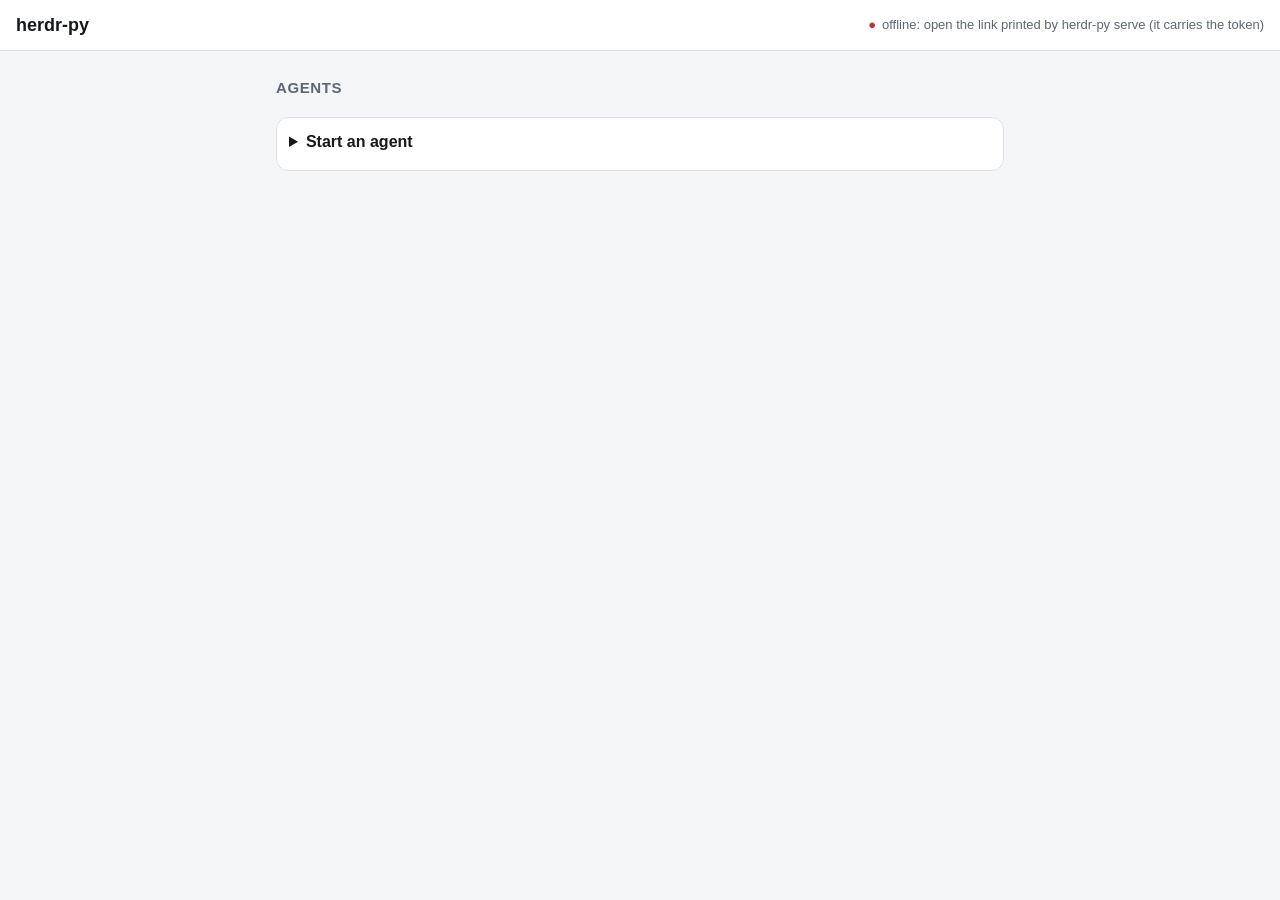
<file: herdr_py/web/index.html>
<!doctype html>
<html lang="en">
<head>
<meta charset="utf-8">
<meta name="viewport" content="width=device-width,initial-scale=1,viewport-fit=cover">
<title>herdr-py</title>
<link rel="stylesheet" href="style.css">
</head>
<body>
<header class="bar">
  <h1>herdr-py</h1>
  <span id="conn" class="conn" aria-live="polite">connecting…</span>
</header>
<main>
  <section id="needs" class="needs" hidden>
    <h2>Needs you <span id="needs-count" class="count"></span></h2>
    <ul id="needs-list" class="needs-list"></ul>
  </section>
  <section>
    <h2>Agents</h2>
    <p id="empty" class="muted" hidden>No agents yet. Start one below or with <code>herdr-py start</code>.</p>
    <ul id="agents" class="agents"></ul>
  </section>
  <details class="new">
    <summary>Start an agent</summary>
    <form id="new-agent">
      <label>Name <input name="name" required pattern="[A-Za-z0-9_.-]{1,40}" autocomplete="off"></label>
      <label>Prompt <textarea name="prompt" rows="3" required></textarea></label>
      <label>Time budget (seconds, optional) <input name="budget_s" type="number" min="1" inputmode="numeric"></label>
      <label>Follow-ups (one per line, optional) <textarea name="followups" rows="2"></textarea></label>
      <button type="submit" class="primary">Start</button>
    </form>
  </details>
  <p id="toast" class="toast" role="status" aria-live="polite"></p>
</main>
<template id="agent-tpl">
  <li class="agent">
    <div class="head"><strong class="name"></strong><span class="chip"></span><span class="meta muted"></span></div>
    <ul class="activity"></ul>
    <p class="stream muted"></p>
    <div class="actions">
      <button type="button" class="act-prompt">Prompt</button>
      <button type="button" class="act-abort danger">Abort</button>
    </div>
    <form class="prompt-form" hidden>
      <textarea rows="2" required placeholder="Tell the agent what to do next"></textarea>
      <button type="submit" class="primary">Send</button>
    </form>
  </li>
</template>
<script src="app.js"></script>
</body>
</html>
</file>
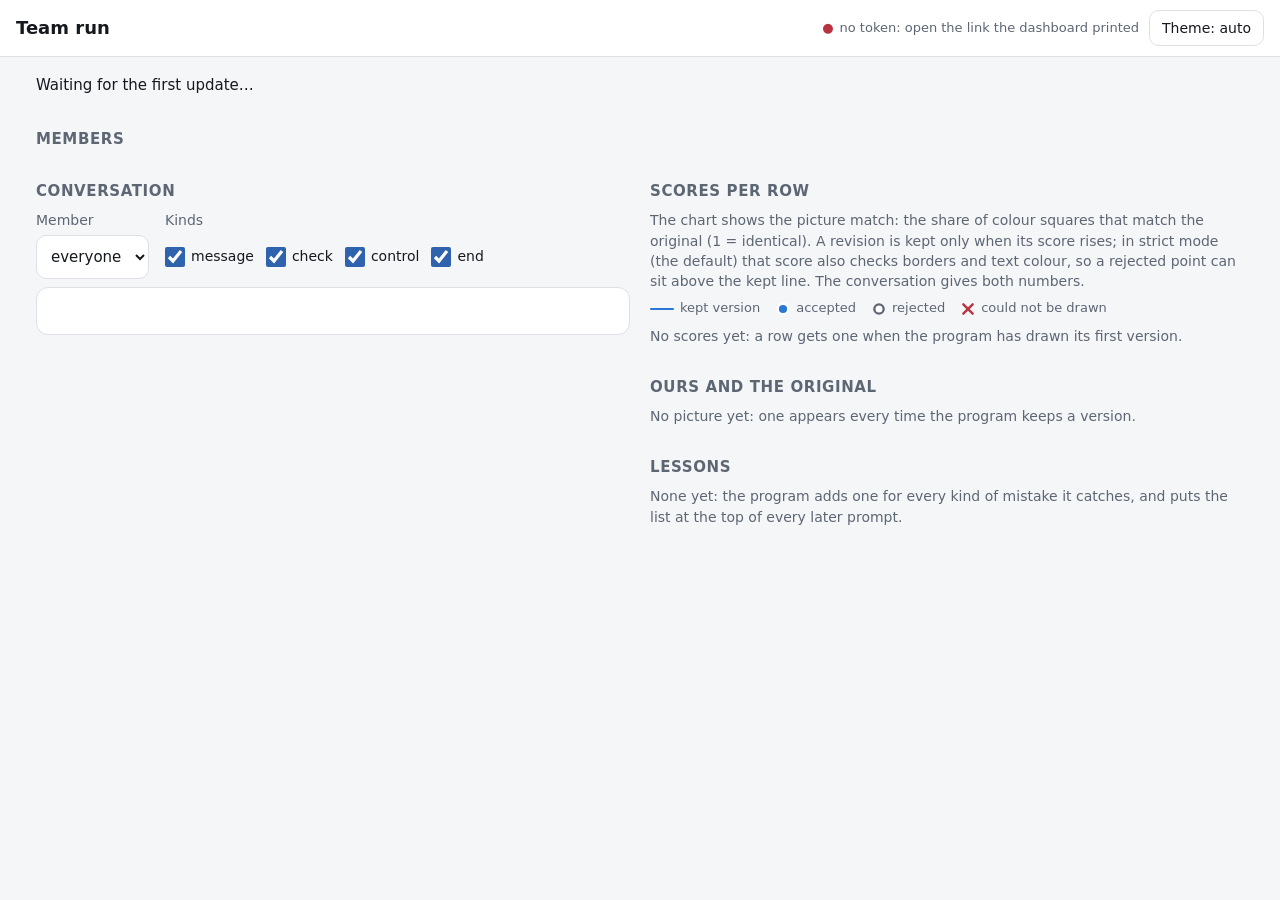
<file: herdr_py/web/dashboard/index.html>
<!doctype html>
<html lang="en">
<head>
<meta charset="utf-8">
<meta name="viewport" content="width=device-width,initial-scale=1,viewport-fit=cover">
<meta name="color-scheme" content="dark light">
<title>Team run</title>
<link rel="icon" href="icon.svg" type="image/svg+xml">
<link rel="stylesheet" href="dashboard.css">
</head>
<body>
<a class="skip" href="#timeline">Skip to the conversation</a>
<header class="bar">
  <div class="brand">
    <h1>Team run</h1>
    <span id="run-name" class="run-name"></span>
  </div>
  <div class="tools">
    <span id="conn" class="conn" role="status" aria-live="polite">connecting…</span>
    <button id="theme" type="button" class="small">Theme: auto</button>
  </div>
</header>
<main class="layout">
  <section class="status" aria-labelledby="status-h">
    <h2 id="status-h" class="sr-only">Status</h2>
    <p id="progress" class="progress">Waiting for the first update…</p>
    <ul id="tiles" class="tiles"></ul>
  </section>

  <section class="members-sec" aria-labelledby="members-h">
    <h2 id="members-h">Members</h2>
    <p id="members-note" class="note" hidden></p>
    <ul id="members" class="members"></ul>
  </section>

  <section class="scores-sec" aria-labelledby="scores-h">
    <h2 id="scores-h">Scores per row</h2>
    <p class="note">The chart shows the picture match: the share of colour squares that match the original (1 = identical).
      A revision is kept only when its score rises; in strict mode (the default) that score also checks borders and text
      colour, so a rejected point can sit above the kept line. The conversation gives both numbers.</p>
    <ul class="legend" aria-label="Legend">
      <li><svg class="key" viewBox="0 0 24 12" aria-hidden="true"><line class="kept-line" x1="1" y1="6" x2="23" y2="6"></line></svg>kept version</li>
      <li><svg class="key" viewBox="0 0 12 12" aria-hidden="true"><circle class="dot-accepted" cx="6" cy="6" r="4.5"></circle></svg>accepted</li>
      <li><svg class="key" viewBox="0 0 12 12" aria-hidden="true"><circle class="dot-rejected" cx="6" cy="6" r="4"></circle></svg>rejected</li>
      <li><svg class="key" viewBox="0 0 12 12" aria-hidden="true"><path class="cross" d="M2 2 L10 10 M10 2 L2 10"></path></svg>could not be drawn</li>
    </ul>
    <p id="scores-empty" class="note">No scores yet: a row gets one when the program has drawn its first version.</p>
    <div id="charts" class="charts"></div>
    <div id="tip" class="tip" role="tooltip" hidden></div>
  </section>

  <section class="pictures-sec" aria-labelledby="pictures-h">
    <h2 id="pictures-h">Ours and the original</h2>
    <p id="pictures-empty" class="note">No picture yet: one appears every time the program keeps a version.</p>
    <div id="pictures" hidden>
      <div class="stepper">
        <button id="prev" type="button" class="small" aria-label="Earlier picture">‹</button>
        <input id="step" type="range" min="0" max="0" value="0" step="1" aria-label="Kept picture">
        <button id="next" type="button" class="small" aria-label="Later picture">›</button>
      </div>
      <p id="step-label" class="caption" aria-live="polite"></p>
      <div class="pair">
        <figure>
          <img id="pic-ours" alt="" decoding="async">
          <p id="miss-ours" class="note" hidden></p>
          <figcaption id="cap-ours"></figcaption>
        </figure>
        <figure>
          <img id="pic-original" alt="" decoding="async">
          <p id="miss-original" class="note" hidden></p>
          <figcaption id="cap-original"></figcaption>
        </figure>
      </div>
    </div>
  </section>

  <section class="talk-sec" aria-labelledby="talk-h">
    <h2 id="talk-h">Conversation</h2>
    <div class="filters">
      <label class="field">Member
        <select id="f-member"><option value="">everyone</option></select>
      </label>
      <fieldset class="kinds">
        <legend>Kinds</legend>
        <label><input type="checkbox" name="kind" value="message" checked> message</label>
        <label><input type="checkbox" name="kind" value="check" checked> check</label>
        <label><input type="checkbox" name="kind" value="control" checked> control</label>
        <label><input type="checkbox" name="kind" value="end" checked> end</label>
      </fieldset>
    </div>
    <p id="talk-count" class="note"></p>
    <ol id="timeline" class="timeline" tabindex="0" role="log" aria-label="Conversation, oldest first"></ol>
    <button id="latest" type="button" class="small latest" hidden>New lines below: jump to the latest</button>
  </section>

  <section class="lessons-sec" aria-labelledby="lessons-h">
    <h2 id="lessons-h">Lessons</h2>
    <p id="lessons-empty" class="note">None yet: the program adds one for every kind of mistake it catches, and puts the
      list at the top of every later prompt.</p>
    <ol id="lessons" class="lessons"></ol>
  </section>
</main>

<template id="member-tpl">
  <li class="member">
    <div class="m-head"><strong class="m-name"></strong><span class="chip"></span><span class="m-since note"></span></div>
    <dl class="m-stats">
      <div><dt>tokens</dt><dd class="m-tokens"></dd></div>
      <div><dt>turns</dt><dd class="m-turns"></dd></div>
      <div><dt>sessions</dt><dd class="m-sessions"></dd></div>
    </dl>
    <dl class="m-counters" hidden></dl>
    <p class="m-pending" hidden></p>
    <p class="m-words-label note"></p>
    <p class="m-words"></p>
  </li>
</template>
<script src="dashboard.js"></script>
</body>
</html>
</file>
<file: herdr_py/web/style.css>
:root {
  color-scheme: dark;
  --bg: #121418; --panel: #1b1e24; --line: #2c313a; --text: #e3e6eb; --muted: #9aa3ae;
  --accent: #3b74c4; --ok: #3f9c5a; --warn: #c79a2e; --bad: #d0505c; --chip-text: #101214;
  --radius: 12px; --gap: 12px; --tap: 44px;
  font-family: -apple-system, BlinkMacSystemFont, "Segoe UI", "PingFang TC", "Noto Sans CJK TC", sans-serif;
}
@media (prefers-color-scheme: light) {
  :root:not([data-theme="dark"]) {
    color-scheme: light;
    --bg: #f5f6f8; --panel: #ffffff; --line: #dde1e6; --text: #15181d; --muted: #5d6673;
    --accent: #2f63ad; --ok: #2f8048; --warn: #9a7414; --bad: #b8323f; --chip-text: #ffffff;
  }
}
* { box-sizing: border-box; }
html, body { margin: 0; background: var(--bg); color: var(--text); }
body { font-size: 16px; line-height: 1.45; -webkit-text-size-adjust: 100%; }
.bar { position: sticky; top: 0; z-index: 2; display: flex; align-items: center; justify-content: space-between;
  gap: var(--gap); padding: 12px 16px; padding-top: max(12px, env(safe-area-inset-top));
  background: var(--panel); border-bottom: 1px solid var(--line); }
.bar h1 { margin: 0; font-size: 18px; }
.conn { font-size: 13px; color: var(--muted); }
.conn.ok::before, .conn.bad::before { content: "●"; margin-right: 6px; }
.conn.ok::before { color: var(--ok); }
.conn.bad::before { color: var(--bad); }
main { max-width: 760px; margin: 0 auto; padding: 8px 16px 48px; }
h2 { font-size: 15px; color: var(--muted); margin: 18px 0 8px; text-transform: uppercase; letter-spacing: .04em; }
.count { display: inline-block; min-width: 22px; padding: 0 6px; border-radius: 11px; background: var(--bad); color: #fff;
  text-align: center; font-size: 13px; }
ul { list-style: none; margin: 0; padding: 0; }
.needs-list li, .agent { background: var(--panel); border: 1px solid var(--line); border-radius: var(--radius);
  padding: 12px; margin-bottom: var(--gap); }
.needs-list li { border-color: var(--bad); }
.needs-list p { margin: 6px 0 10px; overflow-wrap: anywhere; font-family: ui-monospace, Menlo, monospace; font-size: 14px; }
.head { display: flex; flex-wrap: wrap; align-items: center; gap: 8px; }
.name { font-size: 17px; }
.chip { padding: 2px 10px; border-radius: 999px; font-size: 13px; font-weight: 600; background: var(--muted); color: var(--chip-text); }
.chip[data-state="working"], .chip[data-state="starting"], .chip[data-state="retry"] { background: var(--warn); }
.chip[data-state="blocked"], .chip[data-state="error"] { background: var(--bad); color: #fff; }
.chip[data-state="idle"] { background: var(--ok); color: #fff; }
.meta { font-size: 13px; }
.muted { color: var(--muted); }
.activity { margin: 8px 0 0; font-family: ui-monospace, Menlo, monospace; font-size: 13px; }
.activity li { overflow-wrap: anywhere; padding: 2px 0; border-top: 1px dashed var(--line); }
.activity li[data-tone="ok"] { color: var(--ok); }
.activity li[data-tone="bad"], .activity li[data-tone="warn"] { color: var(--bad); }
.activity li[data-tone="dim"] { color: var(--muted); }
.stream { margin: 8px 0 0; font-size: 13px; overflow-wrap: anywhere; max-height: 4.5em; overflow: hidden; }
.actions { display: flex; flex-wrap: wrap; gap: 8px; margin-top: 10px; }
button { min-height: var(--tap); padding: 0 16px; border-radius: 10px; border: 1px solid var(--line); background: transparent;
  color: var(--text); font: inherit; font-size: 15px; cursor: pointer; }
button.primary { background: var(--accent); border-color: var(--accent); color: #fff; }
button.danger { border-color: var(--bad); color: var(--bad); }
button:disabled { opacity: .45; cursor: default; }
.prompt-form, #new-agent { display: grid; gap: 8px; margin-top: 10px; }
label { display: grid; gap: 4px; font-size: 14px; color: var(--muted); }
input, textarea { width: 100%; min-height: var(--tap); padding: 10px; border-radius: 10px; border: 1px solid var(--line);
  background: var(--bg); color: var(--text); font: inherit; font-size: 16px; }
details.new { margin-top: 18px; background: var(--panel); border: 1px solid var(--line); border-radius: var(--radius); padding: 12px; }
details.new summary { cursor: pointer; min-height: 28px; font-weight: 600; }
.toast { position: fixed; left: 16px; right: 16px; bottom: max(16px, env(safe-area-inset-bottom)); margin: 0 auto; max-width: 520px;
  text-align: center; pointer-events: none; color: var(--text); }
.toast:not(:empty) { padding: 10px 14px; background: var(--panel); border: 1px solid var(--line); border-radius: 10px; }
code { font-family: ui-monospace, Menlo, monospace; }
</file>
<file: herdr_py/web/dashboard/dashboard.css>
/* herdr-py team dashboard. Dark by default, light by the system setting or the theme button.
   Every text and mark colour pair was checked: text >= 4.5:1, chart marks and focus rings >= 3:1. */
:root {
  color-scheme: dark;
  --bg: #121418; --panel: #1b1e24; --line: #2c313a; --text: #e3e6eb; --muted: #9aa3ae;
  --accent: #3b74c4; --series: #3987e5; --ok: #3f9c5a; --warn: #c79a2e; --bad: #dc5f6a; --chip-ink: #101214;
  --radius: 12px; --gap: 12px; --tap: 44px;
  font-family: system-ui, -apple-system, BlinkMacSystemFont, "Segoe UI", "PingFang TC", "Noto Sans CJK TC", sans-serif;
}
@media (prefers-color-scheme: light) {
  :root:not([data-theme="dark"]) {
    color-scheme: light;
    --bg: #f5f6f8; --panel: #ffffff; --line: #dde1e6; --text: #15181d; --muted: #5d6673;
    --accent: #2f63ad; --series: #2a78d6; --ok: #2f8048; --warn: #8a6612; --bad: #b8323f; --chip-ink: #ffffff;
  }
}
:root[data-theme="light"] {
  color-scheme: light;
  --bg: #f5f6f8; --panel: #ffffff; --line: #dde1e6; --text: #15181d; --muted: #5d6673;
  --accent: #2f63ad; --series: #2a78d6; --ok: #2f8048; --warn: #8a6612; --bad: #b8323f; --chip-ink: #ffffff;
}

* { box-sizing: border-box; }
[hidden] { display: none !important; }
html, body { margin: 0; background: var(--bg); color: var(--text); }
body { font-size: 16px; line-height: 1.45; -webkit-text-size-adjust: 100%; }
h1, h2, h3 { margin: 0; }
ul, ol { list-style: none; margin: 0; padding: 0; }
.sr-only { position: absolute; width: 1px; height: 1px; overflow: hidden; clip: rect(0 0 0 0); white-space: nowrap; }
.skip { position: absolute; left: 16px; top: -48px; z-index: 5; padding: 8px 12px; background: var(--panel); color: var(--text);
  border: 1px solid var(--accent); border-radius: 8px; }
.skip:focus { top: 8px; }
:focus-visible { outline: 2px solid var(--accent); outline-offset: 2px; }
.note { margin: 4px 0 8px; color: var(--muted); font-size: 14px; }

/* header */
.bar { position: sticky; top: 0; z-index: 3; display: flex; flex-wrap: wrap; align-items: center; justify-content: space-between;
  gap: 8px var(--gap); padding: 10px 16px; padding-top: max(10px, env(safe-area-inset-top));
  background: var(--panel); border-bottom: 1px solid var(--line); }
.brand { display: flex; align-items: baseline; gap: 10px; min-width: 0; }
.bar h1 { font-size: 18px; white-space: nowrap; }
.run-name { color: var(--muted); font-size: 14px; overflow-wrap: anywhere; }
.tools { display: flex; align-items: center; gap: 10px; }
.conn { font-size: 13px; color: var(--muted); }
.conn::before { content: "●"; margin-right: 6px; color: var(--muted); }
.conn[data-state="ok"]::before { color: var(--ok); }
.conn[data-state="bad"]::before { color: var(--bad); }
.conn[data-state="saved"]::before { content: "■"; }
button { min-height: var(--tap); padding: 0 14px; border-radius: 10px; border: 1px solid var(--line); background: transparent;
  color: var(--text); font: inherit; font-size: 15px; cursor: pointer; }
button.small { min-height: 36px; padding: 0 12px; font-size: 14px; }
button:disabled { opacity: .45; cursor: default; }

/* layout: one column under 700px */
.layout { display: grid; grid-template-columns: minmax(0, 1fr); gap: 4px var(--gap); max-width: 1240px; margin: 0 auto;
  padding: 8px 16px 48px; }
.layout > section { min-width: 0; }
.layout h2 { font-size: 15px; color: var(--muted); margin: 18px 0 8px; text-transform: uppercase; letter-spacing: .04em; }

/* status and final numbers */
.status { padding-top: 10px; }
.progress { margin: 0 0 10px; font-size: 15px; }
.progress strong { font-weight: 600; }
.tiles { display: flex; flex-wrap: wrap; gap: 8px; }
.tile { flex: 1 1 140px; min-width: 0; padding: 10px 12px; background: var(--panel); border: 1px solid var(--line); border-radius: var(--radius); }
.tile .label { display: block; color: var(--muted); font-size: 13px; }
.tile .value { display: block; font-size: 26px; font-weight: 600; line-height: 1.2; }
.tile .sub { display: block; color: var(--muted); font-size: 13px; overflow-wrap: anywhere; }

/* members */
.members { display: grid; grid-template-columns: minmax(0, 1fr); gap: var(--gap); }
.member { background: var(--panel); border: 1px solid var(--line); border-radius: var(--radius); padding: 12px; min-width: 0; }
.member[data-group="blocked"], .member[data-group="error"] { border-color: var(--bad); }
.m-head { display: flex; flex-wrap: wrap; align-items: center; gap: 8px; }
.m-name { font-size: 17px; overflow-wrap: anywhere; }
.m-since { margin: 0; font-size: 13px; }
.chip { padding: 2px 10px; border-radius: 999px; font-size: 13px; font-weight: 600; background: var(--muted); color: var(--chip-ink); }
.chip[data-group="working"] { background: var(--warn); }
.chip[data-group="idle"] { background: var(--ok); }
.chip[data-group="blocked"], .chip[data-group="error"] { background: var(--bad); }
.m-stats, .m-counters { display: flex; flex-wrap: wrap; gap: 4px 18px; margin: 10px 0 0; }
.m-stats div, .m-counters div { display: flex; flex-direction: column-reverse; }
.m-stats dt, .m-counters dt { color: var(--muted); font-size: 13px; }
.m-stats dd, .m-counters dd { margin: 0; font-size: 17px; font-weight: 600; font-variant-numeric: tabular-nums; }
.m-counters dd { font-size: 15px; }
.m-pending { margin: 10px 0 0; padding: 8px 10px; border-left: 3px solid var(--bad); font-size: 14px; overflow-wrap: anywhere; }
.m-words-label { margin: 10px 0 2px; font-size: 13px; }
.m-words { margin: 0; font-family: ui-monospace, SFMono-Regular, Menlo, monospace; font-size: 13px; white-space: pre-wrap;
  overflow-wrap: anywhere; max-height: 7.5em; overflow: hidden; }

/* charts */
.scores-sec { position: relative; }
.legend { display: flex; flex-wrap: wrap; gap: 4px 16px; margin: 0 0 8px; font-size: 13px; color: var(--muted); }
.legend li { display: flex; align-items: center; gap: 6px; }
.key { width: 14px; height: 14px; overflow: visible; }
.legend li:first-child .key { width: 24px; }
.charts { display: grid; gap: var(--gap); }
.chart { background: var(--panel); border: 1px solid var(--line); border-radius: var(--radius); padding: 10px 12px 6px; min-width: 0; }
.chart h3 { font-size: 15px; font-weight: 600; }
.chart .sub { margin: 0; color: var(--muted); font-size: 13px; }
.chart svg { display: block; width: 100%; height: auto; overflow: visible; }
.grid-line { stroke: var(--line); stroke-width: 1; }
.axis-text { fill: var(--muted); font-size: 12px; font-variant-numeric: tabular-nums; }
.axis-text.strong { fill: var(--text); }
.value-text { fill: var(--text); font-size: 12px; font-weight: 600; font-variant-numeric: tabular-nums; }
.kept-line { fill: none; stroke: var(--series); stroke-width: 2; stroke-linejoin: round; stroke-linecap: round; }
.dot-accepted { fill: var(--series); stroke: var(--panel); stroke-width: 2; }
.dot-rejected { fill: var(--panel); stroke: var(--muted); stroke-width: 2; }
.cross { fill: none; stroke: var(--bad); stroke-width: 2; stroke-linecap: round; }
.hit { fill: transparent; cursor: pointer; }
.hit:focus { outline: none; }
.hit:focus-visible { stroke: var(--accent); stroke-width: 2; }
.table-view { margin: 4px 0 6px; font-size: 14px; }
.table-view summary { cursor: pointer; color: var(--muted); min-height: 32px; display: flex; align-items: center; }
.table-wrap { overflow-x: auto; }
.table-view table { width: 100%; border-collapse: collapse; font-variant-numeric: tabular-nums; }
.table-view th, .table-view td { padding: 4px 6px; text-align: left; border-top: 1px solid var(--line); white-space: nowrap; }
.table-view th { color: var(--muted); font-weight: 600; }
.tip { position: absolute; z-index: 4; max-width: 240px; padding: 8px 10px; background: var(--panel); border: 1px solid var(--line);
  border-radius: 8px; box-shadow: 0 4px 16px rgba(0, 0, 0, .25); font-size: 13px; pointer-events: none; }
.tip strong { display: block; font-size: 15px; }

/* pictures */
.stepper { display: flex; align-items: center; gap: 8px; }
.stepper input { flex: 1; min-width: 0; min-height: var(--tap); accent-color: var(--accent); }
.caption { margin: 4px 0 8px; font-size: 14px; }
.pair { display: grid; grid-template-columns: minmax(0, 1fr); gap: var(--gap); }
figure { margin: 0; background: var(--panel); border: 1px solid var(--line); border-radius: var(--radius); padding: 8px; }
figure img { display: block; width: 100%; height: auto; border-radius: 4px; }
figcaption { margin-top: 6px; color: var(--muted); font-size: 13px; overflow-wrap: anywhere; }

/* conversation */
.filters { display: flex; flex-wrap: wrap; align-items: flex-end; gap: 8px 16px; margin-bottom: 4px; }
.field { display: grid; gap: 4px; font-size: 14px; color: var(--muted); }
select { min-height: var(--tap); padding: 0 10px; border-radius: 10px; border: 1px solid var(--line); background: var(--panel);
  color: var(--text); font: inherit; font-size: 15px; }
.kinds { display: flex; flex-wrap: wrap; gap: 0 12px; margin: 0; padding: 0; border: 0; font-size: 14px; }
.kinds legend { padding: 0; margin-bottom: 4px; color: var(--muted); }
.kinds label { display: flex; align-items: center; gap: 6px; min-height: var(--tap); cursor: pointer; }
.kinds input { width: 20px; height: 20px; margin: 0; accent-color: var(--accent); }
.timeline { position: relative; /* contains the visually hidden " to " spans: without it they stretch the page */
  max-height: 70vh; overflow-y: auto; overscroll-behavior: contain; background: var(--panel); border: 1px solid var(--line);
  border-radius: var(--radius); }
.timeline:empty { min-height: 48px; }
.line { padding: 8px 12px; border-top: 1px solid var(--line); }
.line:first-child { border-top: 0; }
.line-head { display: flex; flex-wrap: wrap; align-items: baseline; gap: 2px 8px; font-size: 14px; }
.line-head time { color: var(--muted); font-size: 13px; font-variant-numeric: tabular-nums; }
.line-head .to { color: var(--muted); }
.kind { padding: 0 8px; border: 1px solid var(--line); border-radius: 999px; font-size: 12px; color: var(--muted); }
.line[data-kind="control"] .kind { border-color: var(--accent); }
.line[data-kind="end"] .kind { border-color: var(--text); color: var(--text); font-weight: 600; }
.line .text { margin: 2px 0 0; white-space: pre-wrap; overflow-wrap: anywhere; font-size: 15px; }
.line[data-kind="check"] .text { color: var(--muted); font-size: 14px; }
.latest { margin-top: 8px; }

/* lessons */
.lessons { display: grid; gap: 8px; }
.lessons li { display: flex; gap: 10px; align-items: baseline; padding: 10px 12px; background: var(--panel);
  border: 1px solid var(--line); border-radius: var(--radius); overflow-wrap: anywhere; }
.lessons .times { flex: none; min-width: 2.6em; padding: 0 6px; border-radius: 999px; background: var(--line); text-align: center;
  font-size: 13px; font-weight: 600; font-variant-numeric: tabular-nums; }

/* wider screens: members side by side, the conversation on the left, scores and pictures on the right (kept last so
   these rules win over the one-column defaults above) */
@media (min-width: 700px) {
  .layout { grid-template-columns: minmax(0, 1fr) minmax(0, 1fr); column-gap: 20px;
    grid-template-areas: "status status" "members members" "talk scores" "talk pictures" "talk lessons" "talk ."; }
  .status { grid-area: status; }
  .members-sec { grid-area: members; }
  .scores-sec { grid-area: scores; }
  .pictures-sec { grid-area: pictures; }
  .lessons-sec { grid-area: lessons; }
  .talk-sec { grid-area: talk; align-self: start; position: sticky; top: 64px; }
  .timeline { max-height: calc(100vh - 270px); }  /* the sticky column (header, filters, count) fits the window */
  .members { grid-template-columns: repeat(auto-fill, minmax(270px, 1fr)); }
}
@media (min-width: 1100px) { .pair { grid-template-columns: minmax(0, 1fr) minmax(0, 1fr); align-items: start; } }
/* desktop: conversation, scores and lessons, pictures side by side */
@media (min-width: 1300px) {
  .layout { grid-template-columns: minmax(0, 1.05fr) minmax(0, 1fr) minmax(0, 0.9fr); max-width: 1640px;
    grid-template-areas: "status status status" "members members members" "talk scores pictures" "talk lessons pictures" "talk . pictures"; }
  .pictures-sec { align-self: start; position: sticky; top: 64px; }
  .pair { grid-template-columns: minmax(0, 1fr); }
}
</file>
